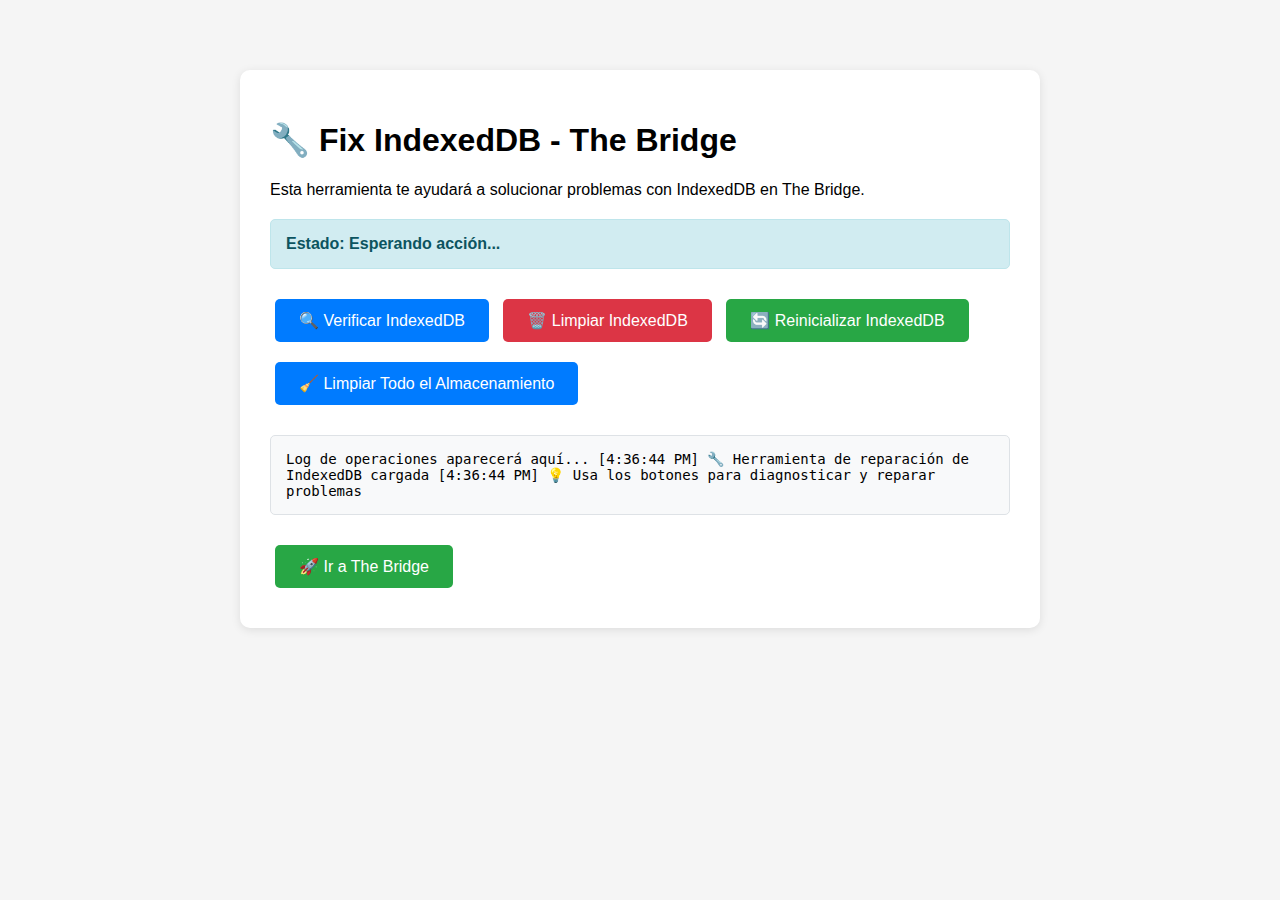
<file: Desktop/the-bridge-main (6)/the-bridge-main/fix-indexeddb.html>
<!DOCTYPE html>
<html lang="es">
<head>
    <meta charset="UTF-8">
    <meta name="viewport" content="width=device-width, initial-scale=1.0">
    <title>Fix IndexedDB - The Bridge</title>
    <style>
        body {
            font-family: Arial, sans-serif;
            max-width: 800px;
            margin: 50px auto;
            padding: 20px;
            background: #f5f5f5;
        }
        .container {
            background: white;
            padding: 30px;
            border-radius: 10px;
            box-shadow: 0 2px 10px rgba(0,0,0,0.1);
        }
        .button {
            background: #007bff;
            color: white;
            border: none;
            padding: 12px 24px;
            border-radius: 5px;
            cursor: pointer;
            margin: 10px 5px;
            font-size: 16px;
        }
        .button:hover {
            background: #0056b3;
        }
        .button.danger {
            background: #dc3545;
        }
        .button.danger:hover {
            background: #c82333;
        }
        .button.success {
            background: #28a745;
        }
        .button.success:hover {
            background: #218838;
        }
        .status {
            margin: 20px 0;
            padding: 15px;
            border-radius: 5px;
            font-weight: bold;
        }
        .status.success {
            background: #d4edda;
            color: #155724;
            border: 1px solid #c3e6cb;
        }
        .status.error {
            background: #f8d7da;
            color: #721c24;
            border: 1px solid #f5c6cb;
        }
        .status.info {
            background: #d1ecf1;
            color: #0c5460;
            border: 1px solid #bee5eb;
        }
        .log {
            background: #f8f9fa;
            border: 1px solid #dee2e6;
            border-radius: 5px;
            padding: 15px;
            margin: 20px 0;
            max-height: 300px;
            overflow-y: auto;
            font-family: monospace;
            font-size: 14px;
        }
    </style>
</head>
<body>
    <div class="container">
        <h1>🔧 Fix IndexedDB - The Bridge</h1>
        <p>Esta herramienta te ayudará a solucionar problemas con IndexedDB en The Bridge.</p>
        
        <div id="status" class="status info">
            Estado: Esperando acción...
        </div>
        
        <div>
            <button class="button" onclick="checkIndexedDB()">🔍 Verificar IndexedDB</button>
            <button class="button danger" onclick="clearIndexedDB()">🗑️ Limpiar IndexedDB</button>
            <button class="button success" onclick="reinitializeIndexedDB()">🔄 Reinicializar IndexedDB</button>
            <button class="button" onclick="clearAllStorage()">🧹 Limpiar Todo el Almacenamiento</button>
        </div>
        
        <div class="log" id="log">
            Log de operaciones aparecerá aquí...
        </div>
        
        <div>
            <button class="button success" onclick="goToApp()">🚀 Ir a The Bridge</button>
        </div>
    </div>

    <script>
        function log(message, type = 'info') {
            const logElement = document.getElementById('log');
            const timestamp = new Date().toLocaleTimeString();
            const logEntry = `[${timestamp}] ${message}\n`;
            logElement.textContent += logEntry;
            logElement.scrollTop = logElement.scrollHeight;
            console.log(message);
        }

        function updateStatus(message, type = 'info') {
            const statusElement = document.getElementById('status');
            statusElement.textContent = `Estado: ${message}`;
            statusElement.className = `status ${type}`;
        }

        function checkIndexedDB() {
            log('🔍 Verificando IndexedDB...');
            updateStatus('Verificando IndexedDB...', 'info');
            
            if (!window.indexedDB) {
                log('❌ IndexedDB no está disponible en este navegador');
                updateStatus('IndexedDB no disponible', 'error');
                return;
            }

            try {
                const request = indexedDB.open('TheBridgeDB');
                
                request.onerror = function(event) {
                    log('❌ Error abriendo IndexedDB: ' + event.target.error);
                    updateStatus('Error en IndexedDB', 'error');
                };
                
                request.onsuccess = function(event) {
                    const db = event.target.result;
                    const stores = Array.from(db.objectStoreNames);
                    log('✅ IndexedDB abierta correctamente');
                    log('📋 Object stores encontrados: ' + stores.join(', '));
                    
                    const expectedStores = ['users', 'teams', 'pending', 'backups', 'versions', 'settings'];
                    const missingStores = expectedStores.filter(store => !stores.includes(store));
                    
                    if (missingStores.length > 0) {
                        log('⚠️ Faltan object stores: ' + missingStores.join(', '));
                        updateStatus('IndexedDB incompleta', 'error');
                    } else {
                        log('✅ Todos los object stores están presentes');
                        updateStatus('IndexedDB correcta', 'success');
                    }
                    
                    db.close();
                };
                
            } catch (error) {
                log('❌ Error verificando IndexedDB: ' + error.message);
                updateStatus('Error verificando IndexedDB', 'error');
            }
        }

        function clearIndexedDB() {
            log('🗑️ Limpiando IndexedDB...');
            updateStatus('Limpiando IndexedDB...', 'info');
            
            if (!window.indexedDB) {
                log('❌ IndexedDB no disponible');
                updateStatus('IndexedDB no disponible', 'error');
                return;
            }

            try {
                const deleteRequest = indexedDB.deleteDatabase('TheBridgeDB');
                
                deleteRequest.onsuccess = function() {
                    log('✅ Base de datos eliminada correctamente');
                    updateStatus('IndexedDB eliminada', 'success');
                };
                
                deleteRequest.onerror = function(event) {
                    log('❌ Error eliminando base de datos: ' + event.target.error);
                    updateStatus('Error eliminando IndexedDB', 'error');
                };
                
            } catch (error) {
                log('❌ Error limpiando IndexedDB: ' + error.message);
                updateStatus('Error limpiando IndexedDB', 'error');
            }
        }

        function reinitializeIndexedDB() {
            log('🔄 Reinicializando IndexedDB...');
            updateStatus('Reinicializando IndexedDB...', 'info');
            
            if (!window.indexedDB) {
                log('❌ IndexedDB no disponible');
                updateStatus('IndexedDB no disponible', 'error');
                return;
            }

            try {
                const request = indexedDB.open('TheBridgeDB', 2);
                
                request.onupgradeneeded = function(event) {
                    const db = event.target.result;
                    log('🔧 Creando object stores...');
                    
                    const stores = ['users', 'teams', 'pending', 'backups', 'versions', 'settings'];
                    stores.forEach(storeName => {
                        if (!db.objectStoreNames.contains(storeName)) {
                            if (storeName === 'users') {
                                db.createObjectStore(storeName, { keyPath: 'email' });
                            } else if (storeName === 'teams') {
                                db.createObjectStore(storeName, { keyPath: 'id' });
                            } else if (storeName === 'backups') {
                                db.createObjectStore(storeName, { keyPath: 'key' });
                            } else if (storeName === 'versions') {
                                db.createObjectStore(storeName, { keyPath: 'id' });
                            } else if (storeName === 'settings') {
                                db.createObjectStore(storeName, { keyPath: 'key' });
                            } else {
                                db.createObjectStore(storeName);
                            }
                            log('✅ Creado object store: ' + storeName);
                        }
                    });
                };
                
                request.onsuccess = function(event) {
                    const db = event.target.result;
                    const stores = Array.from(db.objectStoreNames);
                    log('✅ IndexedDB reinicializada correctamente');
                    log('📋 Object stores disponibles: ' + stores.join(', '));
                    updateStatus('IndexedDB reinicializada', 'success');
                    db.close();
                };
                
                request.onerror = function(event) {
                    log('❌ Error reinicializando IndexedDB: ' + event.target.error);
                    updateStatus('Error reinicializando IndexedDB', 'error');
                };
                
            } catch (error) {
                log('❌ Error reinicializando IndexedDB: ' + error.message);
                updateStatus('Error reinicializando IndexedDB', 'error');
            }
        }

        function clearAllStorage() {
            log('🧹 Limpiando todo el almacenamiento...');
            updateStatus('Limpiando almacenamiento...', 'info');
            
            try {
                // Limpiar localStorage
                localStorage.clear();
                log('✅ localStorage limpiado');
                
                // Limpiar sessionStorage
                sessionStorage.clear();
                log('✅ sessionStorage limpiado');
                
                // Limpiar cookies
                document.cookie.split(";").forEach(function(c) { 
                    document.cookie = c.replace(/^ +/, "").replace(/=.*/, "=;expires=" + new Date().toUTCString() + ";path=/"); 
                });
                log('✅ Cookies limpiadas');
                
                // Limpiar IndexedDB
                if (window.indexedDB) {
                    const deleteRequest = indexedDB.deleteDatabase('TheBridgeDB');
                    deleteRequest.onsuccess = function() {
                        log('✅ IndexedDB eliminada');
                        updateStatus('Todo el almacenamiento limpiado', 'success');
                    };
                    deleteRequest.onerror = function() {
                        log('⚠️ Error eliminando IndexedDB');
                        updateStatus('Almacenamiento limpiado (con advertencias)', 'info');
                    };
                } else {
                    log('⚠️ IndexedDB no disponible');
                    updateStatus('Almacenamiento limpiado', 'success');
                }
                
            } catch (error) {
                log('❌ Error limpiando almacenamiento: ' + error.message);
                updateStatus('Error limpiando almacenamiento', 'error');
            }
        }

        function goToApp() {
            log('🚀 Redirigiendo a The Bridge...');
            window.location.href = 'index.html';
        }

        // Verificar IndexedDB al cargar la página
        window.addEventListener('load', function() {
            log('🔧 Herramienta de reparación de IndexedDB cargada');
            log('💡 Usa los botones para diagnosticar y reparar problemas');
        });
    </script>
</body>
</html>
</file>
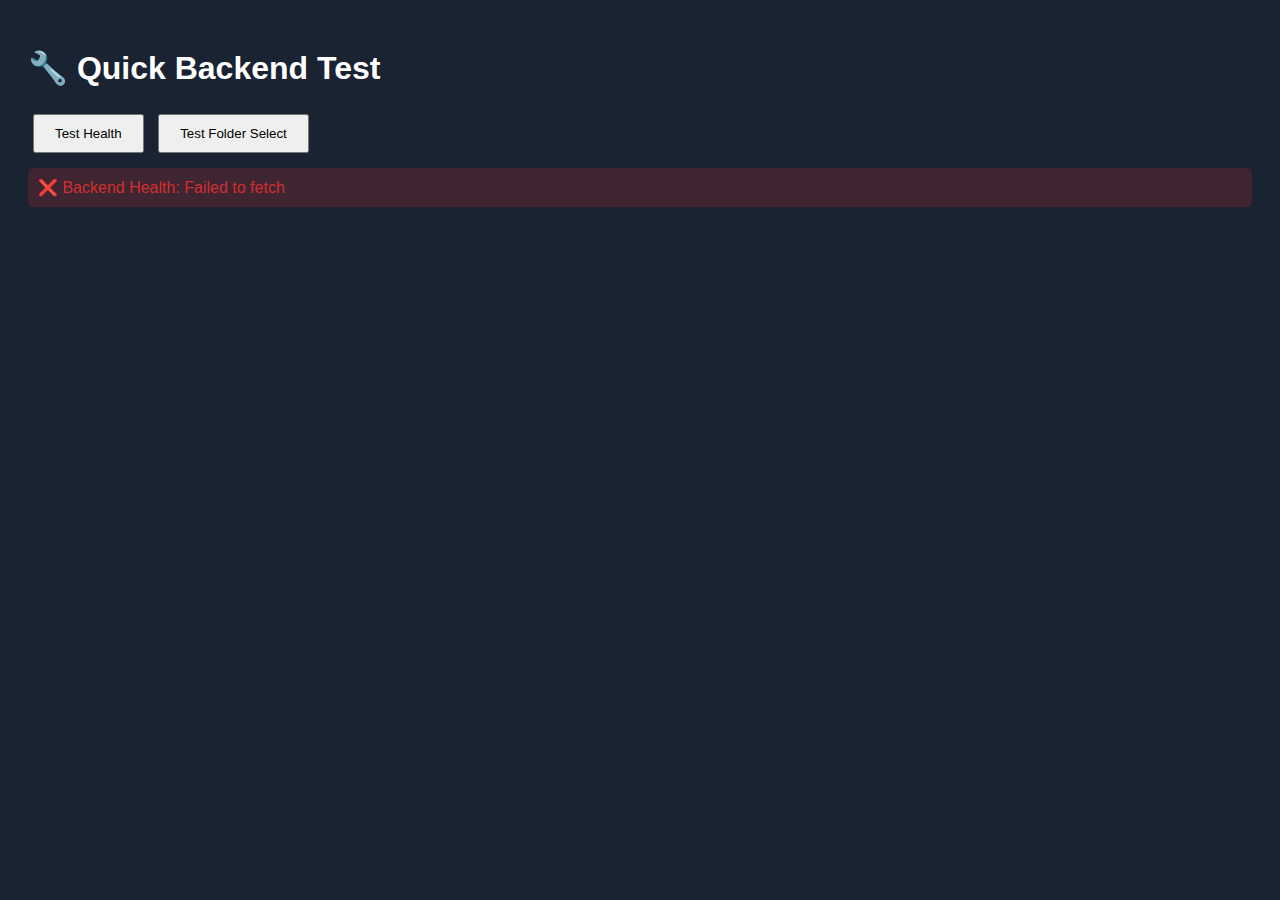
<file: Desktop/the-bridge-main (6)/the-bridge-main/quick-test.html>
<!DOCTYPE html>
<html>
<head>
    <title>Quick Backend Test</title>
    <style>
        body { font-family: Arial, sans-serif; padding: 20px; background: #1a2332; color: white; }
        .result { padding: 10px; margin: 10px 0; border-radius: 5px; }
        .success { background: rgba(16, 185, 129, 0.2); color: #10B981; }
        .error { background: rgba(211, 47, 47, 0.2); color: #d32f2f; }
        button { padding: 10px 20px; margin: 5px; cursor: pointer; }
    </style>
</head>
<body>
    <h1>🔧 Quick Backend Test</h1>
    <button onclick="testHealth()">Test Health</button>
    <button onclick="testFolderSelect()">Test Folder Select</button>
    <div id="results"></div>
    
    <script>
        async function testHealth() {
            try {
                const response = await fetch('http://localhost:3001/health');
                const data = await response.json();
                showResult('✅ Backend Health: OK', 'success');
                showResult(`Response: ${JSON.stringify(data, null, 2)}`, 'success');
            } catch (error) {
                showResult(`❌ Backend Health: ${error.message}`, 'error');
            }
        }
        
        async function testFolderSelect() {
            try {
                const response = await fetch('http://localhost:3001/api/teams/select-folder', {
                    method: 'POST',
                    headers: { 'Content-Type': 'application/json' },
                    body: JSON.stringify({ defaultPath: null })
                });
                const data = await response.json();
                showResult('✅ Folder Select: OK', 'success');
                showResult(`Response: ${JSON.stringify(data, null, 2)}`, 'success');
            } catch (error) {
                showResult(`❌ Folder Select: ${error.message}`, 'error');
            }
        }
        
        function showResult(message, type) {
            const div = document.createElement('div');
            div.className = `result ${type}`;
            div.textContent = message;
            document.getElementById('results').appendChild(div);
        }
        
        // Auto-test on load
        window.onload = () => {
            testHealth();
        };
    </script>
</body>
</html>
</file>
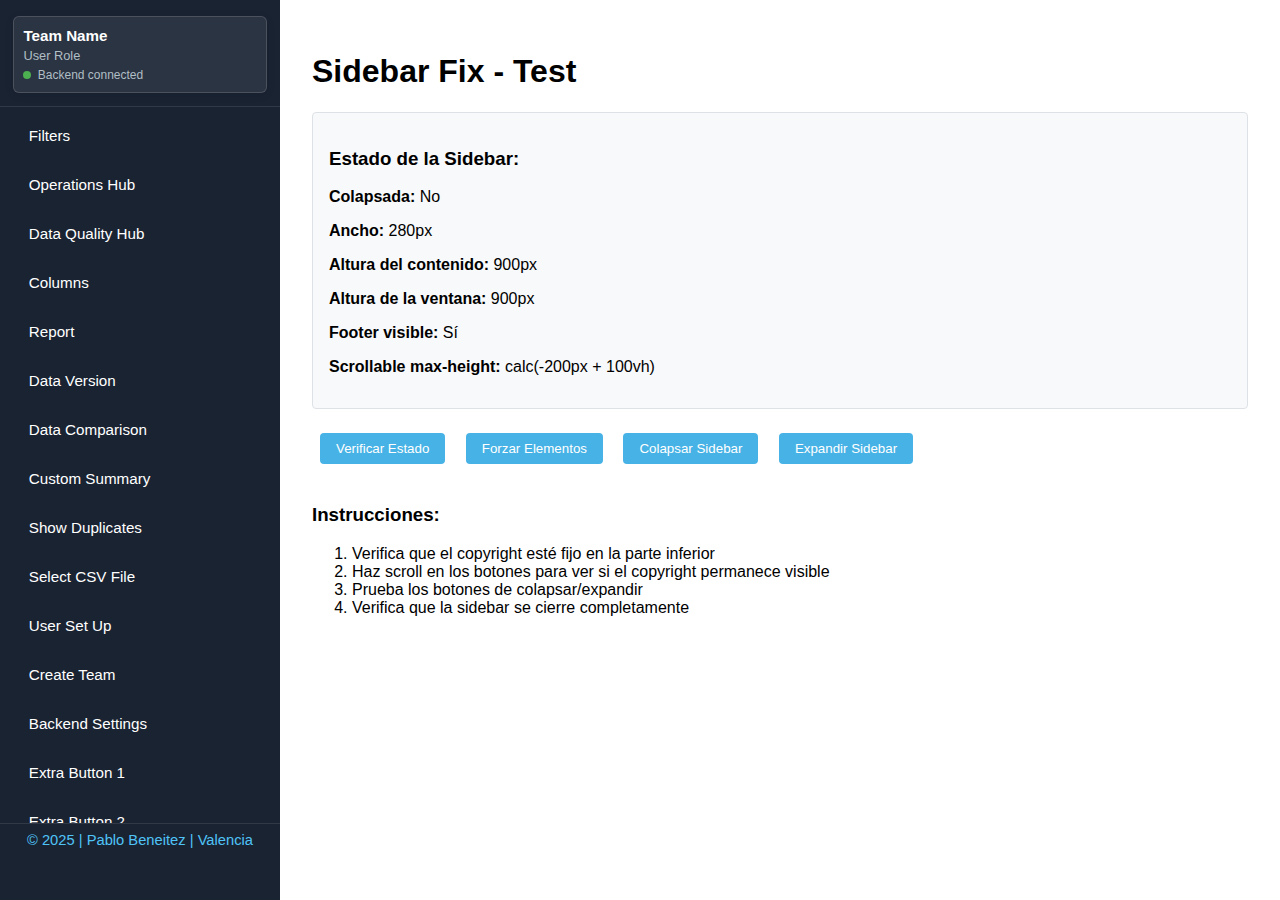
<file: Desktop/the-bridge-main (6)/the-bridge-main/SIDEBAR-FIX-AUTO.html>
<!DOCTYPE html>
<html lang="es">
<head>
    <meta charset="UTF-8">
    <meta name="viewport" content="width=device-width, initial-scale=1.0">
    <title>Sidebar Fix - Test</title>
    <style>
        body {
            margin: 0;
            padding: 0;
            font-family: Arial, sans-serif;
            background: #f0f0f0;
        }
        
        .test-container {
            display: flex;
            height: 100vh;
        }
        
        /* Estilos de la sidebar */
        .sidebar {
            display: flex !important;
            flex-direction: column !important;
            height: 100vh !important;
            width: 280px !important;
            overflow: hidden !important;
            position: relative !important;
            background-color: #1a2332 !important;
        }
        
        .sidebar-content {
            display: flex !important;
            flex-direction: column !important;
            height: 100% !important;
            width: 100% !important;
            position: relative !important;
        }
        
        .sidebar-header {
            flex-shrink: 0 !important;
            padding: 1rem 0.8rem 0.5rem 0.8rem !important;
            background-color: #1a2332 !important;
            border-bottom: 1px solid rgba(255, 255, 255, 0.1) !important;
            z-index: 10 !important;
            position: sticky !important;
            top: 0 !important;
            width: 100% !important;
            box-sizing: border-box !important;
        }
        
        .sidebar-scrollable {
            flex: 1 !important;
            overflow-y: auto !important;
            overflow-x: hidden !important;
            padding: 0.5rem 0.8rem !important;
            scrollbar-width: thin !important;
            scrollbar-color: rgba(255, 255, 255, 0.3) transparent !important;
            min-height: 0 !important;
            max-height: calc(100vh - 200px) !important;
            position: relative !important;
        }
        
        .sidebar-footer {
            flex-shrink: 0 !important;
            padding: 0.5rem 0.8rem 1rem 0.8rem !important;
            background-color: #1a2332 !important;
            border-top: 1px solid rgba(255, 255, 255, 0.1) !important;
            z-index: 10 !important;
            position: sticky !important;
            bottom: 0 !important;
            width: 100% !important;
            box-sizing: border-box !important;
            min-height: 60px !important;
        }
        
        .sidebar-button {
            display: flex;
            align-items: center;
            gap: 0.5rem;
            color: #ffffff;
            padding: 0.8rem 1rem;
            border-radius: 8px;
            font-weight: 500;
            cursor: pointer;
            transition: all 0.2s;
            width: 100%;
            box-sizing: border-box;
            font-size: 0.95rem;
            margin-bottom: 0.4rem;
            background: none;
            border: none;
        }
        
        .sidebar-button:hover {
            background-color: rgba(255,255,255,0.08);
        }
        
        .main-content {
            flex: 1;
            padding: 2rem;
            background: white;
        }
        
        .test-button {
            background: #47B2E5;
            color: white;
            border: none;
            padding: 0.5rem 1rem;
            border-radius: 4px;
            cursor: pointer;
            margin: 0.5rem;
        }
        
        .test-button:hover {
            background: #3a9bd4;
        }
        
        .status {
            background: #f8f9fa;
            border: 1px solid #dee2e6;
            border-radius: 4px;
            padding: 1rem;
            margin: 1rem 0;
        }
    </style>
</head>
<body>
    <div class="test-container">
        <aside class="sidebar" id="sidebar">
            <div class="sidebar-content">
                <!-- HEADER FIXO - Perfil de usuario -->
                <div class="sidebar-header">
                    <div id="teamInfo" style="display:block; margin-bottom:0.3rem; padding:0.6rem; background:rgba(255, 255, 255, 0.08); border-radius:6px; border:1px solid rgba(255, 255, 255, 0.15); box-shadow:0 2px 8px rgba(0, 0, 0, 0.1);">
                        <div style="color:#ffffff; font-weight:600; font-size:0.95rem; margin-bottom:0.3rem;">Team Name</div>
                        <div style="color:#B0BEC5; font-size:0.8rem; margin-bottom:0.3rem;">User Role</div>
                        <div style="display:flex; align-items:center; gap:0.4rem; font-size:0.75rem;">
                            <div style="width:8px; height:8px; border-radius:50%; background:#4caf50;" title="Backend connected"></div>
                            <span style="color:#B0BEC5;">Backend connected</span>
                        </div>
                    </div>
                </div>

                <!-- CONTENIDO SCROLLABLE - Botones de navegación -->
                <div class="sidebar-scrollable">
                    <button class="sidebar-button">Filters</button>
                    <button class="sidebar-button">Operations Hub</button>
                    <button class="sidebar-button">Data Quality Hub</button>
                    <button class="sidebar-button">Columns</button>
                    <button class="sidebar-button">Report</button>
                    <button class="sidebar-button">Data Version</button>
                    <button class="sidebar-button">Data Comparison</button>
                    <button class="sidebar-button">Custom Summary</button>
                    <button class="sidebar-button">Show Duplicates</button>
                    <button class="sidebar-button">Select CSV File</button>
                    <button class="sidebar-button">User Set Up</button>
                    <button class="sidebar-button">Create Team</button>
                    <button class="sidebar-button">Backend Settings</button>
                    
                    <!-- Botones adicionales para probar el scroll -->
                    <button class="sidebar-button">Extra Button 1</button>
                    <button class="sidebar-button">Extra Button 2</button>
                    <button class="sidebar-button">Extra Button 3</button>
                    <button class="sidebar-button">Extra Button 4</button>
                    <button class="sidebar-button">Extra Button 5</button>
                    <button class="sidebar-button">Extra Button 6</button>
                    <button class="sidebar-button">Extra Button 7</button>
                    <button class="sidebar-button">Extra Button 8</button>
                    <button class="sidebar-button">Extra Button 9</button>
                    <button class="sidebar-button">Extra Button 10</button>
                </div>

                <!-- FOOTER FIXO - Copyright -->
                <div class="sidebar-footer">
                    <div style="text-align:center;font-size:0.92em;color:#4FC3F7;opacity:0.95;user-select:none;cursor:pointer;" id="legalNoticeTrigger">© 2025 | Pablo Beneitez | Valencia</div>
                </div>
            </div>
        </aside>

        <main class="main-content">
            <h1>Sidebar Fix - Test</h1>
            
            <div class="status">
                <h3>Estado de la Sidebar:</h3>
                <div id="statusInfo">Cargando...</div>
            </div>
            
            <div>
                <button class="test-button" onclick="checkSidebarStatus()">Verificar Estado</button>
                <button class="test-button" onclick="forceShowSidebarElements()">Forzar Elementos</button>
                <button class="test-button" onclick="forceCollapseSidebar()">Colapsar Sidebar</button>
                <button class="test-button" onclick="forceExpandSidebar()">Expandir Sidebar</button>
            </div>
            
            <div style="margin-top: 2rem;">
                <h3>Instrucciones:</h3>
                <ol>
                    <li>Verifica que el copyright esté fijo en la parte inferior</li>
                    <li>Haz scroll en los botones para ver si el copyright permanece visible</li>
                    <li>Prueba los botones de colapsar/expandir</li>
                    <li>Verifica que la sidebar se cierre completamente</li>
                </ol>
            </div>
        </main>
    </div>

    <script>
        // Funciones de fix
        function forceShowSidebarElements() {
            const teamInfo = document.getElementById('teamInfo');
            const legalNotice = document.getElementById('legalNoticeTrigger');
            const sidebarFooter = document.querySelector('.sidebar-footer');
            const sidebarScrollable = document.querySelector('.sidebar-scrollable');
            
            if (teamInfo) {
                teamInfo.style.display = 'block';
                teamInfo.style.visibility = 'visible';
                teamInfo.style.opacity = '1';
            }
            
            if (legalNotice) {
                legalNotice.style.display = 'block';
                legalNotice.style.visibility = 'visible';
                legalNotice.style.opacity = '1';
                legalNotice.style.position = 'relative';
                legalNotice.style.zIndex = '11';
            }
            
            if (sidebarFooter) {
                sidebarFooter.style.position = 'sticky';
                sidebarFooter.style.bottom = '0';
                sidebarFooter.style.zIndex = '10';
                sidebarFooter.style.width = '100%';
                sidebarFooter.style.boxSizing = 'border-box';
                sidebarFooter.style.minHeight = '60px';
            }
            
            if (sidebarScrollable) {
                sidebarScrollable.style.flex = '1';
                sidebarScrollable.style.overflowY = 'auto';
                sidebarScrollable.style.maxHeight = 'calc(100vh - 200px)';
                sidebarScrollable.style.minHeight = '0';
            }
            
            console.log('🔧 Elementos de sidebar forzados a mostrar');
            updateStatus();
        }
        
        function forceCollapseSidebar() {
            const sidebar = document.getElementById('sidebar');
            if (sidebar) {
                sidebar.classList.add('collapsed');
                sidebar.style.width = '0px';
                sidebar.style.minWidth = '0px';
                sidebar.style.overflow = 'hidden';
                console.log('🔧 Sidebar forzada a cerrar completamente');
            }
            updateStatus();
        }
        
        function forceExpandSidebar() {
            const sidebar = document.getElementById('sidebar');
            if (sidebar) {
                sidebar.classList.remove('collapsed');
                sidebar.style.width = '280px';
                sidebar.style.minWidth = '280px';
                sidebar.style.overflow = 'hidden';
                console.log('🔧 Sidebar forzada a expandir');
            }
            updateStatus();
        }
        
        function checkSidebarStatus() {
            const sidebar = document.getElementById('sidebar');
            const sidebarContent = document.querySelector('.sidebar-content');
            const sidebarScrollable = document.querySelector('.sidebar-scrollable');
            const sidebarFooter = document.querySelector('.sidebar-footer');
            
            const status = {
                collapsed: sidebar?.classList.contains('collapsed'),
                width: sidebar?.style.width || '280px',
                contentHeight: sidebarContent?.scrollHeight + 'px',
                windowHeight: window.innerHeight + 'px',
                footerVisible: sidebarFooter?.style.display !== 'none',
                scrollableMaxHeight: sidebarScrollable?.style.maxHeight
            };
            
            console.log('📊 Estado de la sidebar:', status);
            updateStatus(status);
            return status;
        }
        
        function updateStatus(status = null) {
            const statusInfo = document.getElementById('statusInfo');
            if (!status) {
                status = checkSidebarStatus();
            }
            
            statusInfo.innerHTML = `
                <p><strong>Colapsada:</strong> ${status.collapsed ? 'Sí' : 'No'}</p>
                <p><strong>Ancho:</strong> ${status.width}</p>
                <p><strong>Altura del contenido:</strong> ${status.contentHeight}</p>
                <p><strong>Altura de la ventana:</strong> ${status.windowHeight}</p>
                <p><strong>Footer visible:</strong> ${status.footerVisible ? 'Sí' : 'No'}</p>
                <p><strong>Scrollable max-height:</strong> ${status.scrollableMaxHeight}</p>
            `;
        }
        
        // Inicializar al cargar la página
        document.addEventListener('DOMContentLoaded', function() {
            console.log('🔧 Sidebar Fix Test: Inicializando...');
            forceShowSidebarElements();
            updateStatus();
        });
    </script>
</body>
</html>
</file>
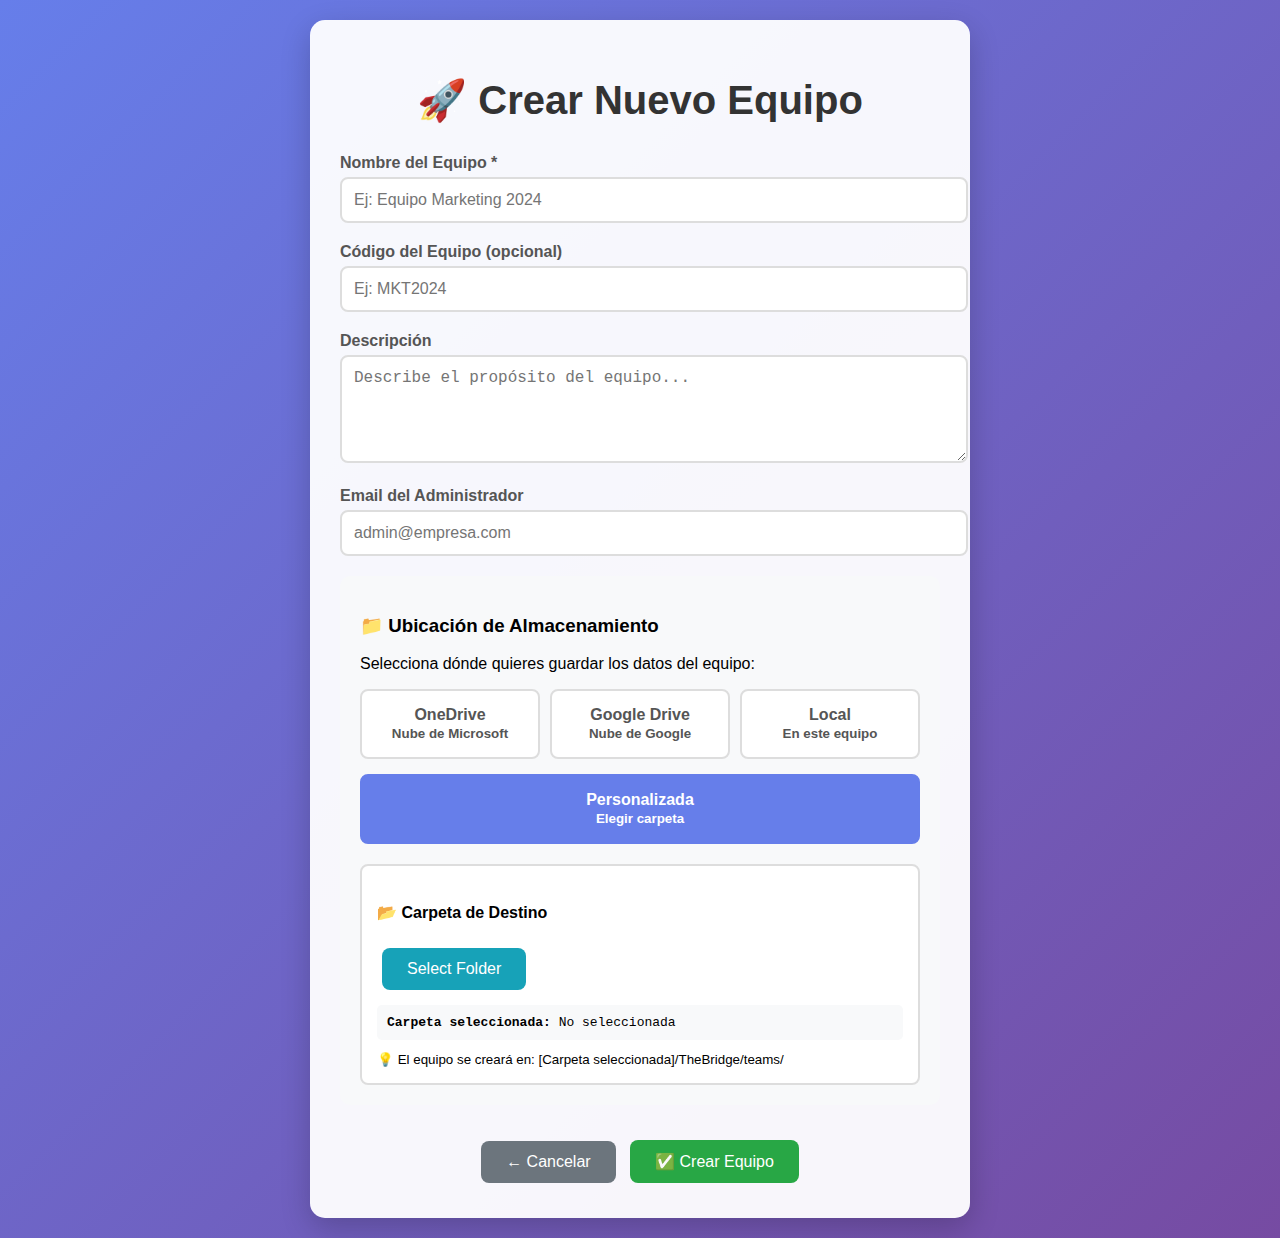
<file: Desktop/the-bridge-main (6)/the-bridge-main/team-creation-form.html>
<!DOCTYPE html>
<html lang="es">
<head>
    <meta charset="UTF-8">
    <meta name="viewport" content="width=device-width, initial-scale=1.0">
    <title>Crear Nuevo Equipo - The Bridge</title>
    <style>
        body {
            font-family: 'Arial', sans-serif;
            background: linear-gradient(135deg, #667eea 0%, #764ba2 100%);
            margin: 0;
            padding: 20px;
            min-height: 100vh;
        }
        
        .container {
            max-width: 600px;
            margin: 0 auto;
            background: rgba(255, 255, 255, 0.95);
            padding: 30px;
            border-radius: 15px;
            box-shadow: 0 10px 30px rgba(0,0,0,0.2);
        }
        
        h1 {
            color: #333;
            text-align: center;
            margin-bottom: 30px;
            font-size: 2.5em;
        }
        
        .form-group {
            margin-bottom: 20px;
        }
        
        label {
            display: block;
            margin-bottom: 5px;
            font-weight: bold;
            color: #555;
        }
        
        input[type="text"], input[type="email"], textarea {
            width: 100%;
            padding: 12px;
            border: 2px solid #ddd;
            border-radius: 8px;
            font-size: 16px;
            transition: border-color 0.3s;
        }
        
        input[type="text"]:focus, input[type="email"]:focus, textarea:focus {
            outline: none;
            border-color: #667eea;
        }
        
        textarea {
            resize: vertical;
            min-height: 80px;
        }
        
        .storage-section {
            background: #f8f9fa;
            padding: 20px;
            border-radius: 10px;
            margin: 20px 0;
        }
        
        .storage-options {
            display: flex;
            gap: 10px;
            flex-wrap: wrap;
            margin-bottom: 15px;
        }
        
        .storage-option {
            flex: 1;
            min-width: 150px;
        }
        
        .storage-option input[type="radio"] {
            display: none;
        }
        
        .storage-option label {
            display: block;
            padding: 15px;
            background: #fff;
            border: 2px solid #ddd;
            border-radius: 8px;
            cursor: pointer;
            text-align: center;
            transition: all 0.3s;
        }
        
        .storage-option input[type="radio"]:checked + label {
            background: #667eea;
            color: white;
            border-color: #667eea;
        }
        
        .folder-selector {
            margin-top: 15px;
            padding: 15px;
            background: #fff;
            border-radius: 8px;
            border: 2px solid #ddd;
        }
        
        .folder-path {
            background: #f8f9fa;
            padding: 10px;
            border-radius: 5px;
            margin: 10px 0;
            font-family: monospace;
            word-break: break-all;
        }
        
        .btn {
            padding: 12px 25px;
            border: none;
            border-radius: 8px;
            cursor: pointer;
            font-size: 16px;
            transition: all 0.3s;
            margin: 5px;
        }
        
        .btn-primary {
            background: #667eea;
            color: white;
        }
        
        .btn-primary:hover {
            background: #5a6fd8;
        }
        
        .btn-secondary {
            background: #6c757d;
            color: white;
        }
        
        .btn-secondary:hover {
            background: #5a6268;
        }
        
        .btn-success {
            background: #28a745;
            color: white;
        }
        
        .btn-success:hover {
            background: #218838;
        }
        
        .btn-select-folder {
            background: #17a2b8;
            color: white;
        }
        
        .btn-select-folder:hover {
            background: #138496;
        }
        
        .actions {
            text-align: center;
            margin-top: 30px;
        }
        
        .status {
            padding: 10px;
            margin: 10px 0;
            border-radius: 5px;
            display: none;
        }
        
        .status.success {
            background: #d4edda;
            color: #155724;
            border: 1px solid #c3e6cb;
        }
        
        .status.error {
            background: #f8d7da;
            color: #721c24;
            border: 1px solid #f5c6cb;
        }
        
        .status.info {
            background: #d1ecf1;
            color: #0c5460;
            border: 1px solid #bee5eb;
        }
        
        .loading {
            display: none;
            text-align: center;
            padding: 20px;
        }
        
        .spinner {
            border: 4px solid #f3f3f3;
            border-top: 4px solid #667eea;
            border-radius: 50%;
            width: 40px;
            height: 40px;
            animation: spin 1s linear infinite;
            margin: 0 auto;
        }
        
        @keyframes spin {
            0% { transform: rotate(0deg); }
            100% { transform: rotate(360deg); }
        }
    </style>
</head>
<body>
    <div class="container">
        <h1>🚀 Crear Nuevo Equipo</h1>
        
        <form id="teamForm">
            <div class="form-group">
                <label for="teamName">Nombre del Equipo *</label>
                <input type="text" id="teamName" name="teamName" required 
                       placeholder="Ej: Equipo Marketing 2024">
            </div>
            
            <div class="form-group">
                <label for="teamCode">Código del Equipo (opcional)</label>
                <input type="text" id="teamCode" name="teamCode" 
                       placeholder="Ej: MKT2024">
            </div>
            
            <div class="form-group">
                <label for="description">Descripción</label>
                <textarea id="description" name="description" 
                          placeholder="Describe el propósito del equipo..."></textarea>
            </div>
            
            <div class="form-group">
                <label for="adminEmail">Email del Administrador</label>
                <input type="email" id="adminEmail" name="adminEmail" 
                       placeholder="admin@empresa.com">
            </div>
            
            <div class="storage-section">
                <h3>📁 Ubicación de Almacenamiento</h3>
                <p>Selecciona dónde quieres guardar los datos del equipo:</p>
                
                <div class="storage-options">
                    <div class="storage-option">
                        <input type="radio" id="onedrive" name="storageType" value="onedrive">
                        <label for="onedrive">
                            <strong>OneDrive</strong><br>
                            <small>Nube de Microsoft</small>
                        </label>
                    </div>
                    
                    <div class="storage-option">
                        <input type="radio" id="googledrive" name="storageType" value="googledrive">
                        <label for="googledrive">
                            <strong>Google Drive</strong><br>
                            <small>Nube de Google</small>
                        </label>
                    </div>
                    
                    <div class="storage-option">
                        <input type="radio" id="local" name="storageType" value="local">
                        <label for="local">
                            <strong>Local</strong><br>
                            <small>En este equipo</small>
                        </label>
                    </div>
                    
                    <div class="storage-option">
                        <input type="radio" id="custom" name="storageType" value="custom" checked>
                        <label for="custom">
                            <strong>Personalizada</strong><br>
                            <small>Elegir carpeta</small>
                        </label>
                    </div>
                </div>
                
                <div class="folder-selector">
                    <h4>📂 Carpeta de Destino</h4>
                    <button type="button" class="btn btn-select-folder" id="selectFolderBtn">
                        Select Folder
                    </button>
                    <div class="folder-path" id="selectedPath">
                        <strong>Carpeta seleccionada:</strong> <span id="pathDisplay">No seleccionada</span>
                    </div>
                    <small>💡 El equipo se creará en: [Carpeta seleccionada]/TheBridge/teams/</small>
                </div>
            </div>
            
            <div class="status" id="statusMessage"></div>
            
            <div class="loading" id="loadingMessage">
                <div class="spinner"></div>
                <p>Creando equipo...</p>
            </div>
            
            <div class="actions">
                <button type="button" class="btn btn-secondary" onclick="window.history.back()">
                    ← Cancelar
                </button>
                <button type="submit" class="btn btn-success">
                    ✅ Crear Equipo
                </button>
            </div>
        </form>
    </div>
    
    <script>
        const API_BASE = 'http://localhost:3000';
        let selectedFolderPath = null;
        
        // Elementos del DOM
        const teamForm = document.getElementById('teamForm');
        const selectFolderBtn = document.getElementById('selectFolderBtn');
        const pathDisplay = document.getElementById('pathDisplay');
        const statusMessage = document.getElementById('statusMessage');
        const loadingMessage = document.getElementById('loadingMessage');
        
        // Evento para seleccionar carpeta
        selectFolderBtn.addEventListener('click', async () => {
            try {
                showStatus('Opening folder selector...', 'info');
                
                const response = await fetch(`${API_BASE}/api/teams/select-folder`, {
                    method: 'POST',
                    headers: {
                        'Content-Type': 'application/json'
                    },
                    body: JSON.stringify({
                        defaultPath: selectedFolderPath
                    })
                });
                
                const result = await response.json();
                
                if (result.success && result.selectedPath) {
                    selectedFolderPath = result.selectedPath;
                    pathDisplay.textContent = selectedFolderPath;
                    showStatus('✅ Folder selected successfully', 'success');
                } else {
                    showStatus('⚠️ ' + (result.error || 'No folder was selected'), 'error');
                    if (result.defaultPath) {
                        selectedFolderPath = result.defaultPath;
                        pathDisplay.textContent = selectedFolderPath + ' (por defecto)';
                    }
                }
                
            } catch (error) {
                console.error('Error selecting folder:', error);
                showStatus('❌ Error opening folder selector', 'error');
            }
        });
        
        // Evento para crear equipo
        teamForm.addEventListener('submit', async (e) => {
            e.preventDefault();
            
            const formData = new FormData(teamForm);
            const teamData = {
                teamName: formData.get('teamName'),
                teamCode: formData.get('teamCode'),
                description: formData.get('description'),
                adminEmail: formData.get('adminEmail'),
                location: formData.get('storageType'),
                storagePath: selectedFolderPath
            };
            
            if (!teamData.teamName) {
                showStatus('❌ El nombre del equipo es requerido', 'error');
                return;
            }
            
            try {
                showLoading(true);
                showStatus('Creando equipo...', 'info');
                
                const response = await fetch(`${API_BASE}/api/teams/create`, {
                    method: 'POST',
                    headers: {
                        'Content-Type': 'application/json'
                    },
                    body: JSON.stringify(teamData)
                });
                
                const result = await response.json();
                
                if (result.success) {
                    showStatus(`✅ Equipo "${teamData.teamName}" creado exitosamente!\n📁 Ubicación: ${result.teamPath}`, 'success');
                    console.log('Team created:', result);
                    
                    // Opcional: redirigir o limpiar formulario
                    setTimeout(() => {
                        if (confirm('¿Quieres crear otro equipo?')) {
                            teamForm.reset();
                            selectedFolderPath = null;
                            pathDisplay.textContent = 'No seleccionada';
                            hideStatus();
                        }
                    }, 3000);
                } else {
                    showStatus(`❌ Error al crear equipo: ${result.error}`, 'error');
                }
                
            } catch (error) {
                console.error('Error creating team:', error);
                showStatus('❌ Error de conexión al crear equipo', 'error');
            } finally {
                showLoading(false);
            }
        });
        
        // Funciones auxiliares
        function showStatus(message, type) {
            statusMessage.textContent = message;
            statusMessage.className = `status ${type}`;
            statusMessage.style.display = 'block';
        }
        
        function hideStatus() {
            statusMessage.style.display = 'none';
        }
        
        function showLoading(show) {
            loadingMessage.style.display = show ? 'block' : 'none';
        }
        
        // Inicialización
        document.addEventListener('DOMContentLoaded', () => {
            console.log('📋 Formulario de creación de equipo cargado');
            console.log('🔗 API Base:', API_BASE);
        });
    </script>
</body>
</html>
</file>
